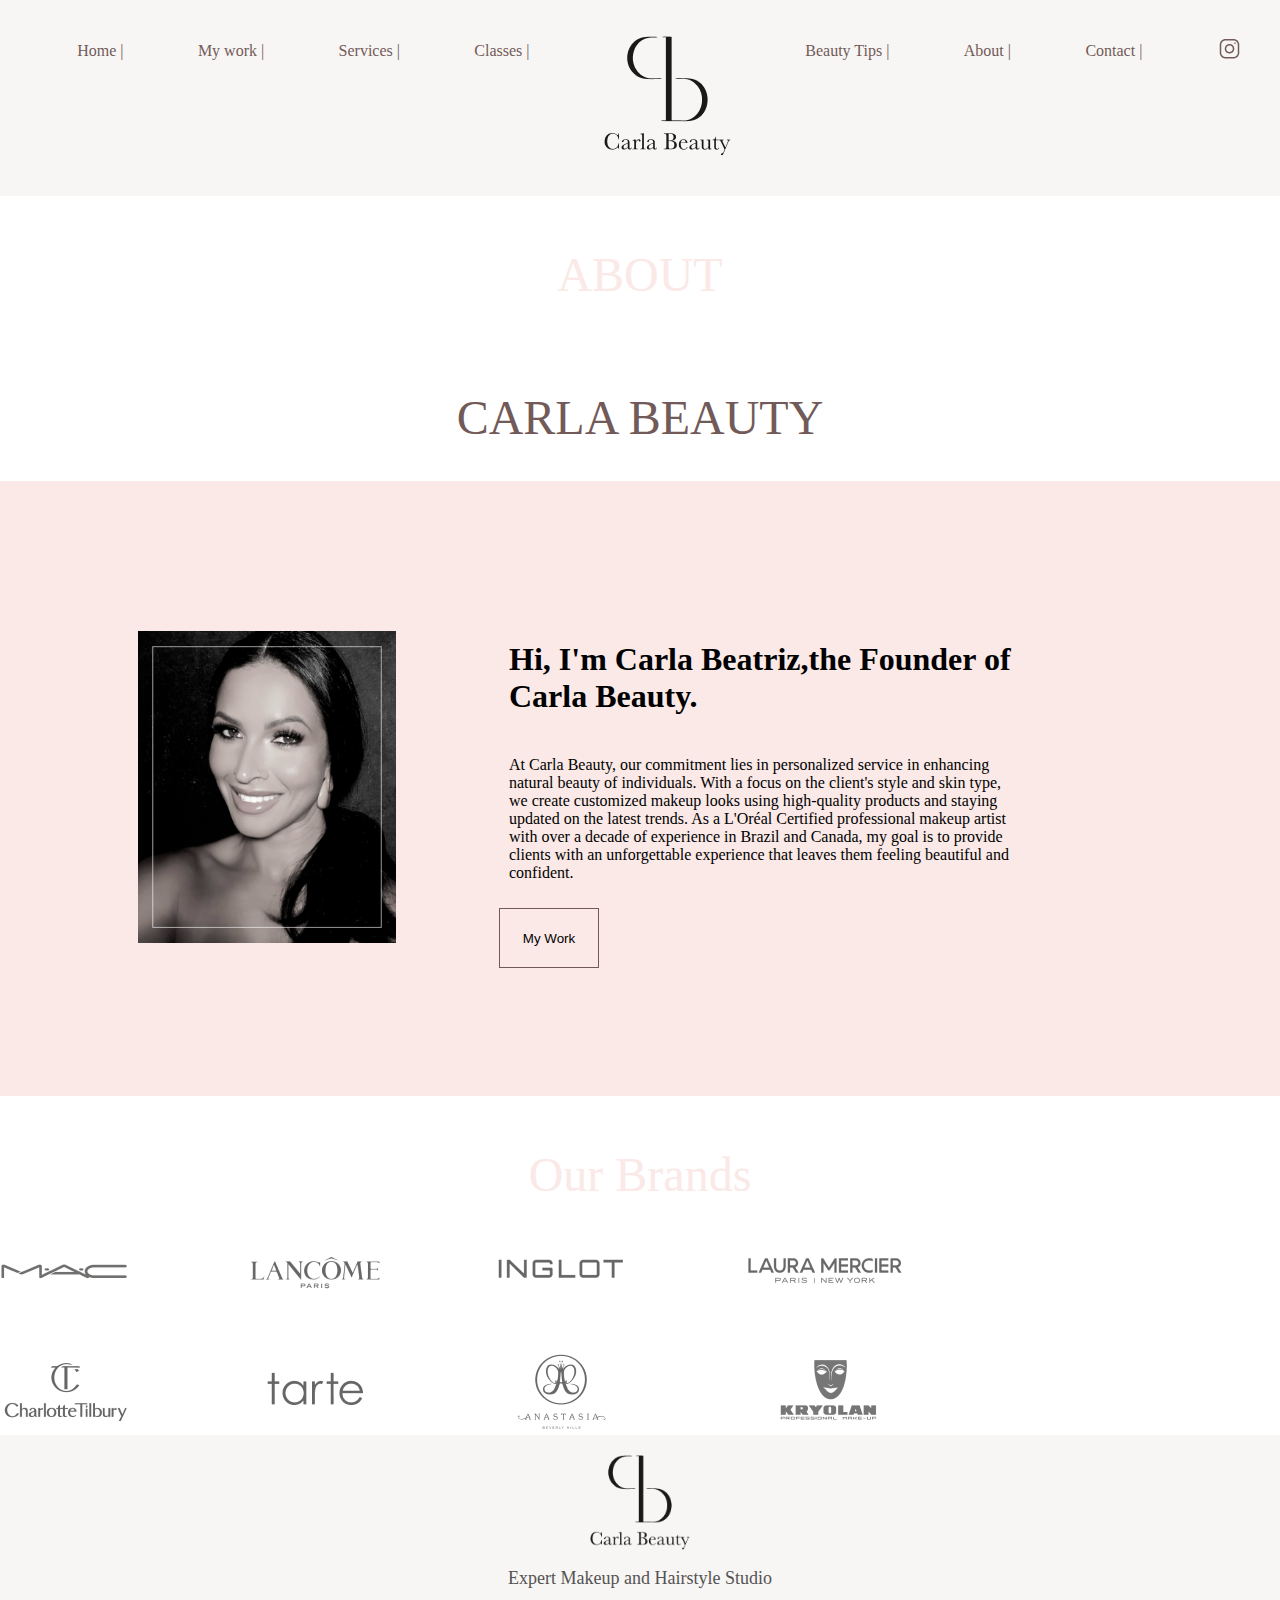
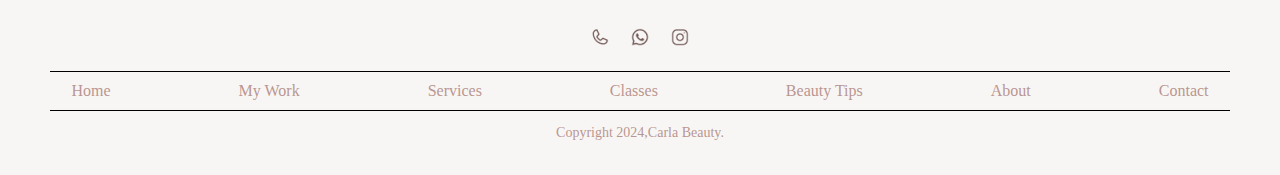
<file: about.html>
<!DOCTYPE html>
<html lang="en">
  <head>
    <meta charset="UTF-8" />
    <meta name="viewport" content="width=device-width, initial-scale=1.0" />
    <link rel="stylesheet" href="./styles/about/about.css" />
    <title>About</title>
  </head>
  <body>
    <div id="header"></div>

    <main>
      <div class="about">
        <div class="about-header">
          <h3 class="font-about">ABOUT</h3>
          <h1 class="font-carla">CARLA BEAUTY</h1>
        </div>
        <div class="about-content">
          <section class="carla_image">
            <img
              src="./images/about/Image.png"
              alt="carla-beauty"
              id="carla-pic"
            />
          </section>
          <section class="section_about_carla">
            <h1>Hi, I'm Carla Beatriz,the Founder of Carla Beauty.</h1>
            <p>
              At Carla Beauty, our commitment lies in personalized service in
              enhancing natural beauty of individuals. With a focus on the
              client's style and skin type, we create customized makeup looks
              using high-quality products and staying updated on the latest
              trends. As a L'Oréal Certified professional makeup artist with
              over a decade of experience in Brazil and Canada, my goal is to
              provide clients with an unforgettable experience that leaves them
              feeling beautiful and confident.
            </p>
            <button id="myWorkButton">My Work</button>
          </section>
        </div>
        <div class="about-footer">
          <h3 class="font-about">Our Brands</h3>
          <img src="./images/about/Group 32.png" id="brands-pic" alt="" />
        </div>
      </div>
    </main>
    <div id="footer"></div>
    <script src="./components/header/header.js"></script>
    <script src="./components/footer/footer.js"></script>
  </body>
</html>
</file>
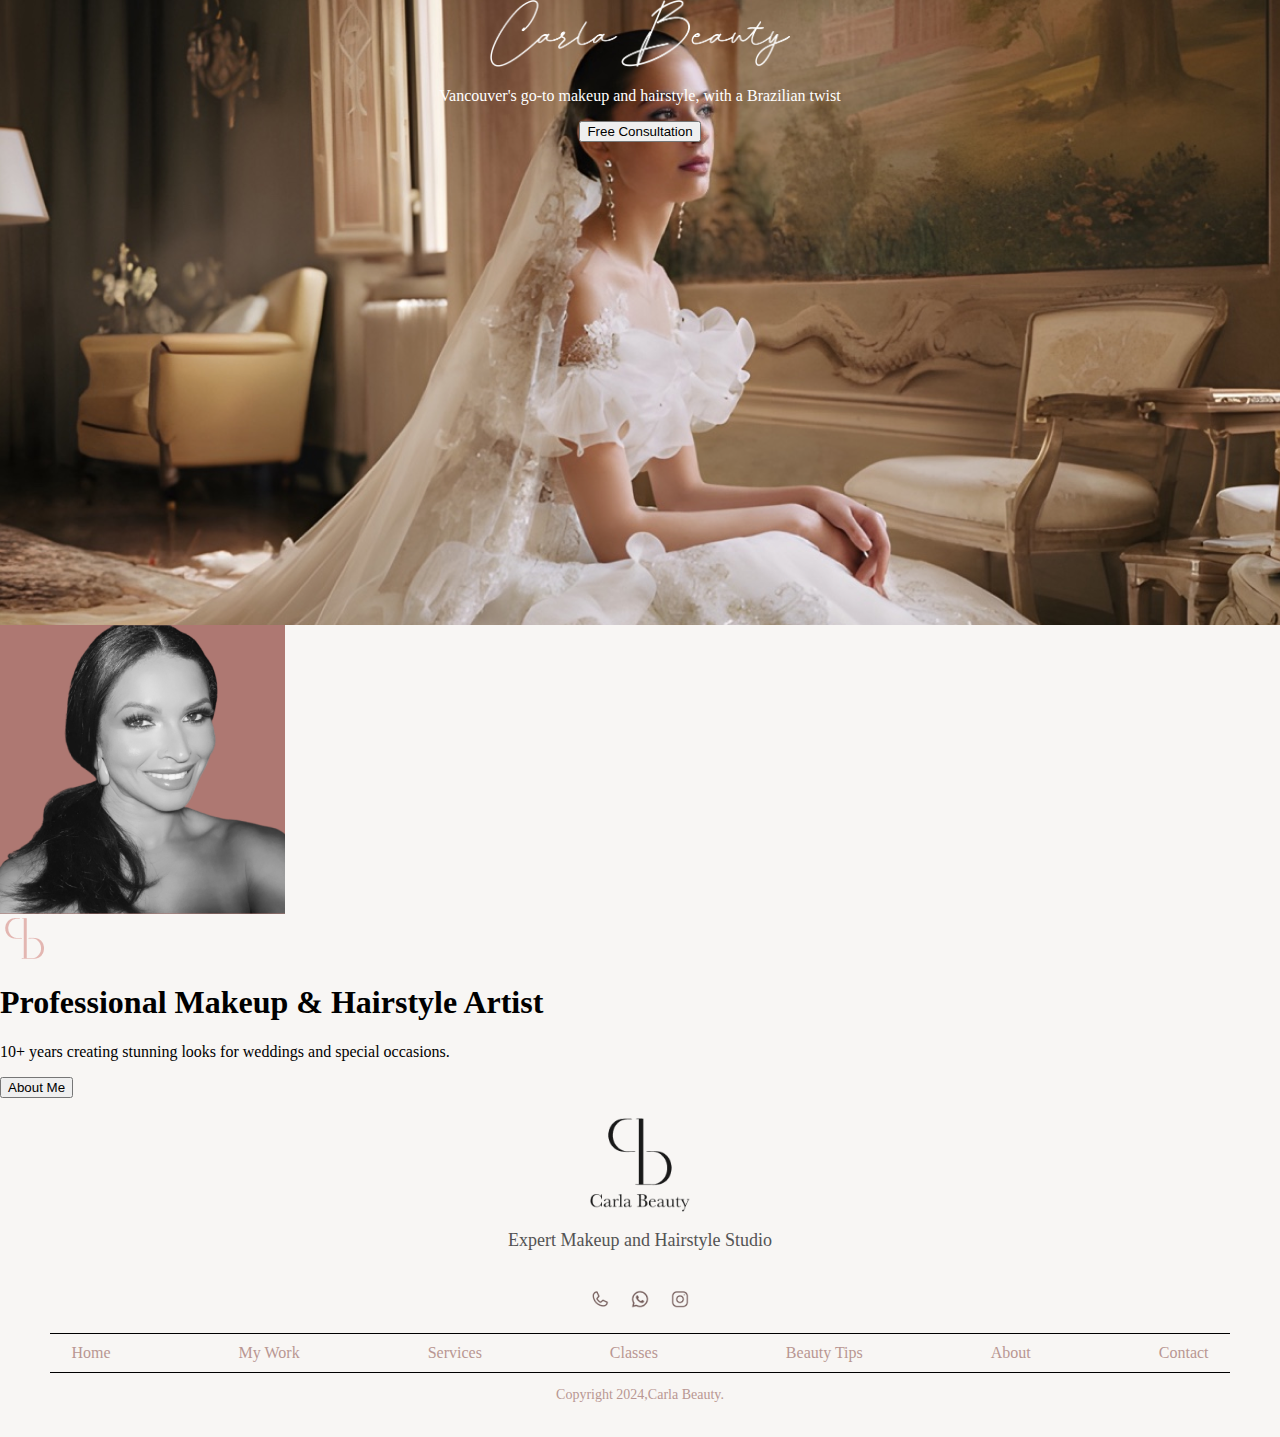
<file: homePage.html>
<!DOCTYPE html>
<html lang="en">
  <head>
    <meta charset="UTF-8" />
    <meta name="viewport" content="width=device-width, initial-scale=1.0" />
    <link rel="stylesheet" href="./styles/homePage/homePage.css" />
    <title>Carla Beauty</title>
  </head>
  <body>
    <main>
      <div id="hero">
        <div class="home-container">
          <img
            src="./images/homePage/CarlaBeauty.png"
            alt="signature"
            class="signature"
          />
          <p>Vancouver's go-to makeup and hairstyle, with a Brazilian twist</p>
          <button>Free Consultation</button>
        </div>
      </div>
      <div id="artist">
        <div class="artist-container">
          <img
            src="./images/homePage/loreal_img.png"
            alt="artist"
            class="artist-img"
          />
          <div class="artist-description">
            <img src="./images/homePage/loreal_logo.png" alt="logo" />
            <h1>Professional Makeup & Hairstyle Artist</h1>
            <p>
              10+ years creating stunning looks for weddings and special
              occasions.
            </p>
            <button href="#">About Me</button>
          </div>
        </div>
      </div>
    </main>
    <div id="footer"></div>
    <script src="./components/footer/footer.js"></script>
  </body>
</html>
</file>
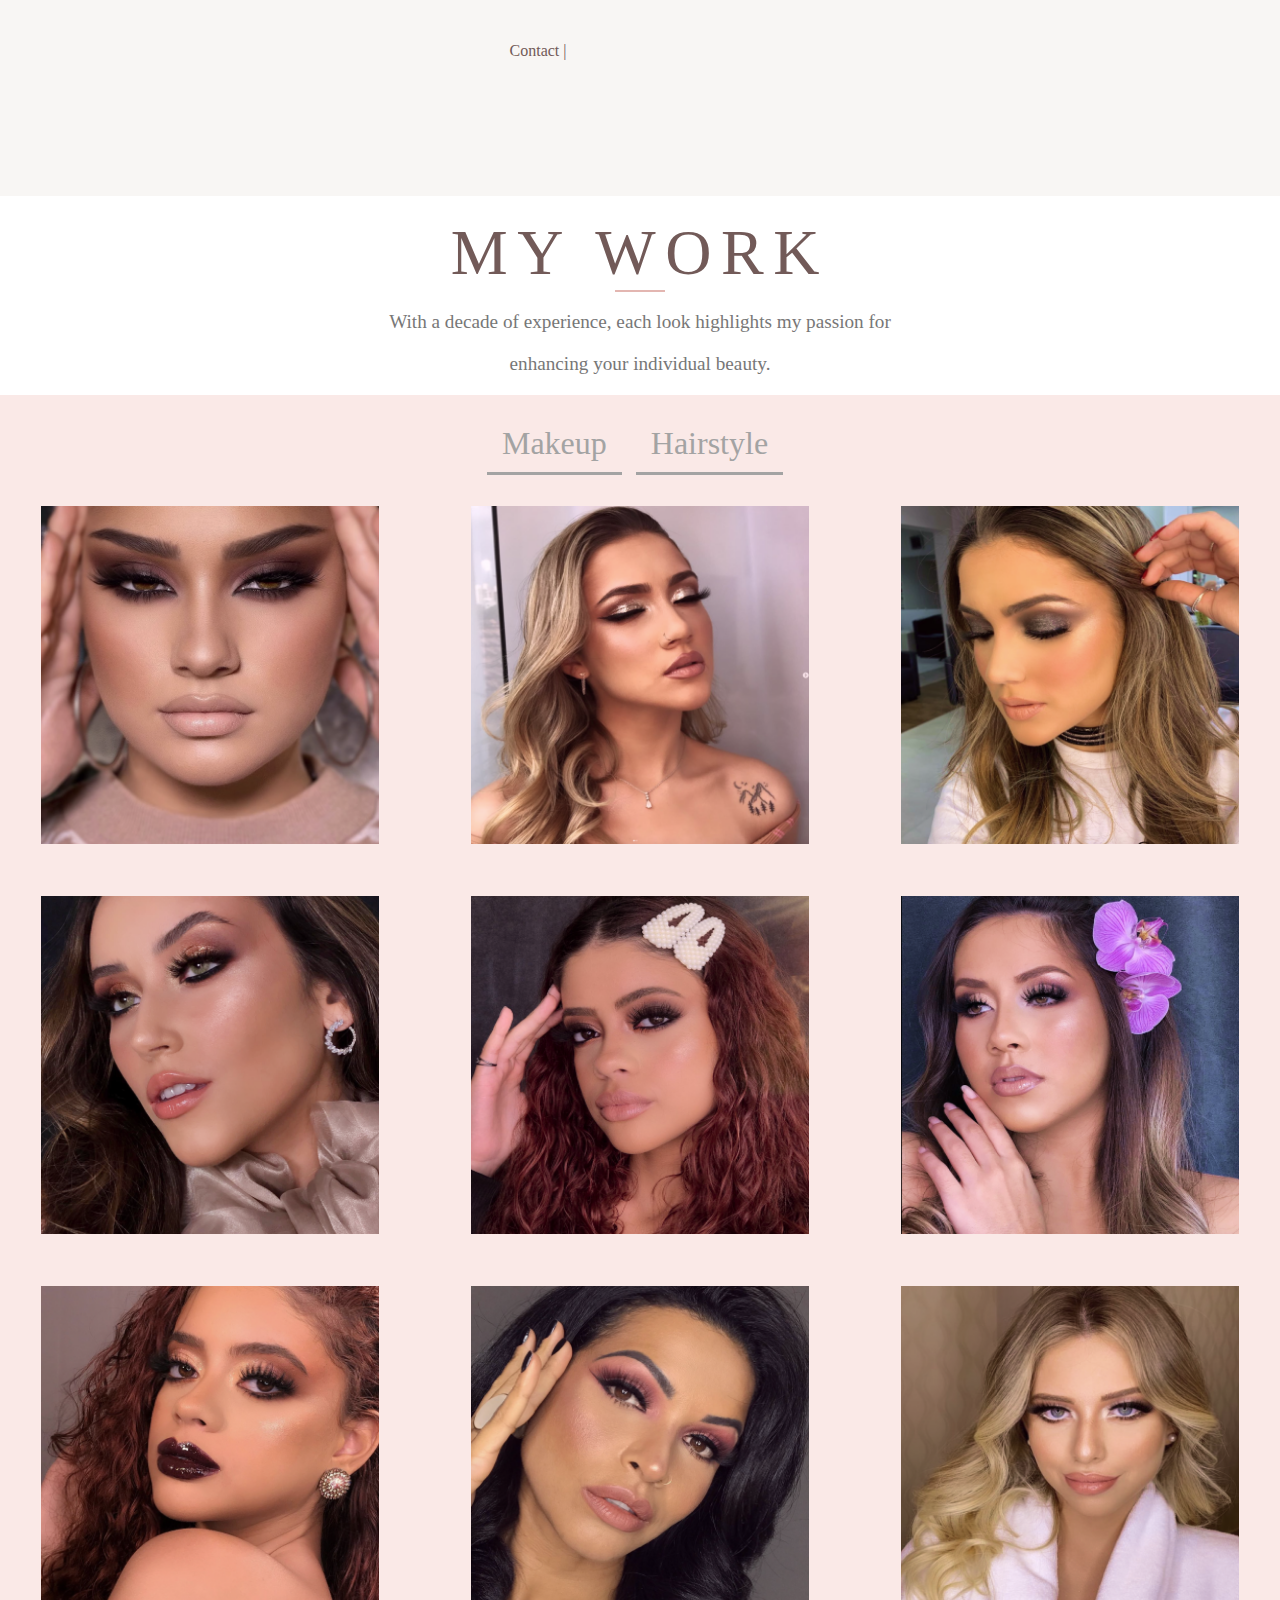
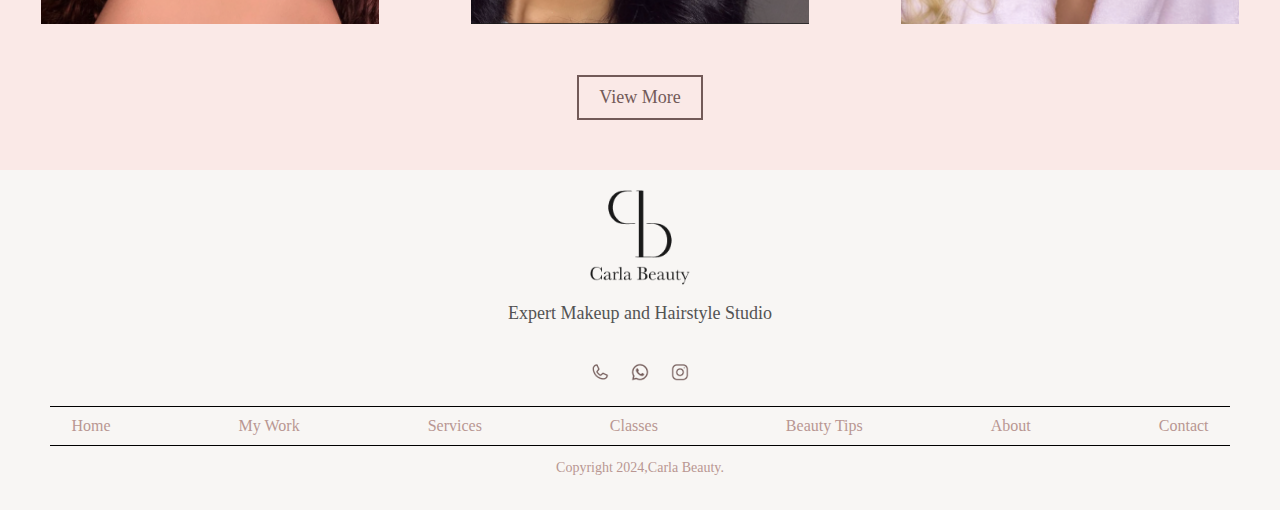
<file: portfolio.html>
<!DOCTYPE html>
<html lang="en">
  <head>
    <meta charset="UTF-8" />
    <meta name="viewport" content="width=device-width, initial-scale=1.0" />
    <link rel="stylesheet" href="./styles/portfolio/styles.css" />
    <title>Portfolio</title>
  </head>

  <body>
    <div id="header"></div>

    <main>
      <!--My work-->
      <div class="container">
        <div class="portfolioTitle">
          <h1>MY WORK</h1>
          <hr />
          <p>
            With a decade of experience, each look highlights my passion for
          </p>
          <p>enhancing your individual beauty.</p>
        </div>
        <div class="makeupContainer">
          <div class="tabs">
            <button class="tablink" onclick="showTab('makeup')">Makeup</button>
            <button class="tablink" onclick="showTab('hairstyle')">
              Hairstyle
            </button>
          </div>
          <div class="tabcontent" id="makeup">
            <img src="images/portfolio/make1.png" alt="makeup1" />
            <img src="images/portfolio/make2.png" alt="makeup2" />
            <img src="images/portfolio/make3.png" alt="makeup3" />
            <img src="images/portfolio/make4.png" alt="makeup4" />
            <img src="images/portfolio/make5.png" alt="makeup5" />
            <img src="images/portfolio/make6.png" alt="makeup6" />
            <img src="images/portfolio/make7.png" alt="makeup7" />
            <img src="images/portfolio/make8.png" alt="makeup8" />
            <img src="images/portfolio/make9.png" alt="makeup9" />
          </div>
          <div class="tabcontent" id="hairstyle" style="display: none">
            <img src="images/portfolio/hair1.png" alt="hairstyle1" />
            <img src="images/portfolio/hair2.png" alt="hairstyle2" />
            <img src="images/portfolio/hair3.png" alt="hairstyle3" />
            <img src="images/portfolio/hair4.png" alt="hairstyle4" />
            <img src="images/portfolio/hair5.png" alt="hairstyle5" />
            <img src="images/portfolio/hair6.png" alt="hairstyle6" />
            <img src="images/portfolio/hair7.png" alt="hairstyle7" />
            <img src="images/portfolio/hair8.png" alt="hairstyle8" />
            <img src="images/portfolio/hair9.png" alt="hairstyle9" />
          </div>
          <div class="viewMore">
            <button class="viewMoreButton">View More</button>
          </div>
        </div>
      </div>
    </main>
    <!-- <footer>
      <div class="logo">
        <img src="images/logo.png" alt="Carla Beauty Logo" />
        <p>Expert Makeup and Hairstyle Studio</p>
      </div>
      <div class="contact-icons">
        <a href="#"><img src="images/phone.png" alt="Phone Icon" /></a>
        <a href="#"><img src="images/whatsapp.png" alt="Whatsapp Icon" /></a>
        <a href="#"><img src="images/instagram.png" alt="Instagram Icon" /></a>
      </div>
      <nav>
        <ul>
          <li><a href="#">Home</a></li>
          <li><a href="#">My Work</a></li>
          <li><a href="#">Services</a></li>
          <li><a href="#">Classes</a></li>
          <li><a href="#">Beauty Tips</a></li>
          <li><a href="#">About</a></li>
          <li><a href="#">Contact</a></li>
        </ul>
      </nav>
      <p class="copyright">Copyright 2024, Carla Beauty.</p>
    </footer> -->
    <div id="footer"></div>
    <script src="index.js"></script>
    <script src="./components/header/header.js"></script>
    <script src="./components/footer/footer.js"></script>
  </body>
</html>
</file>
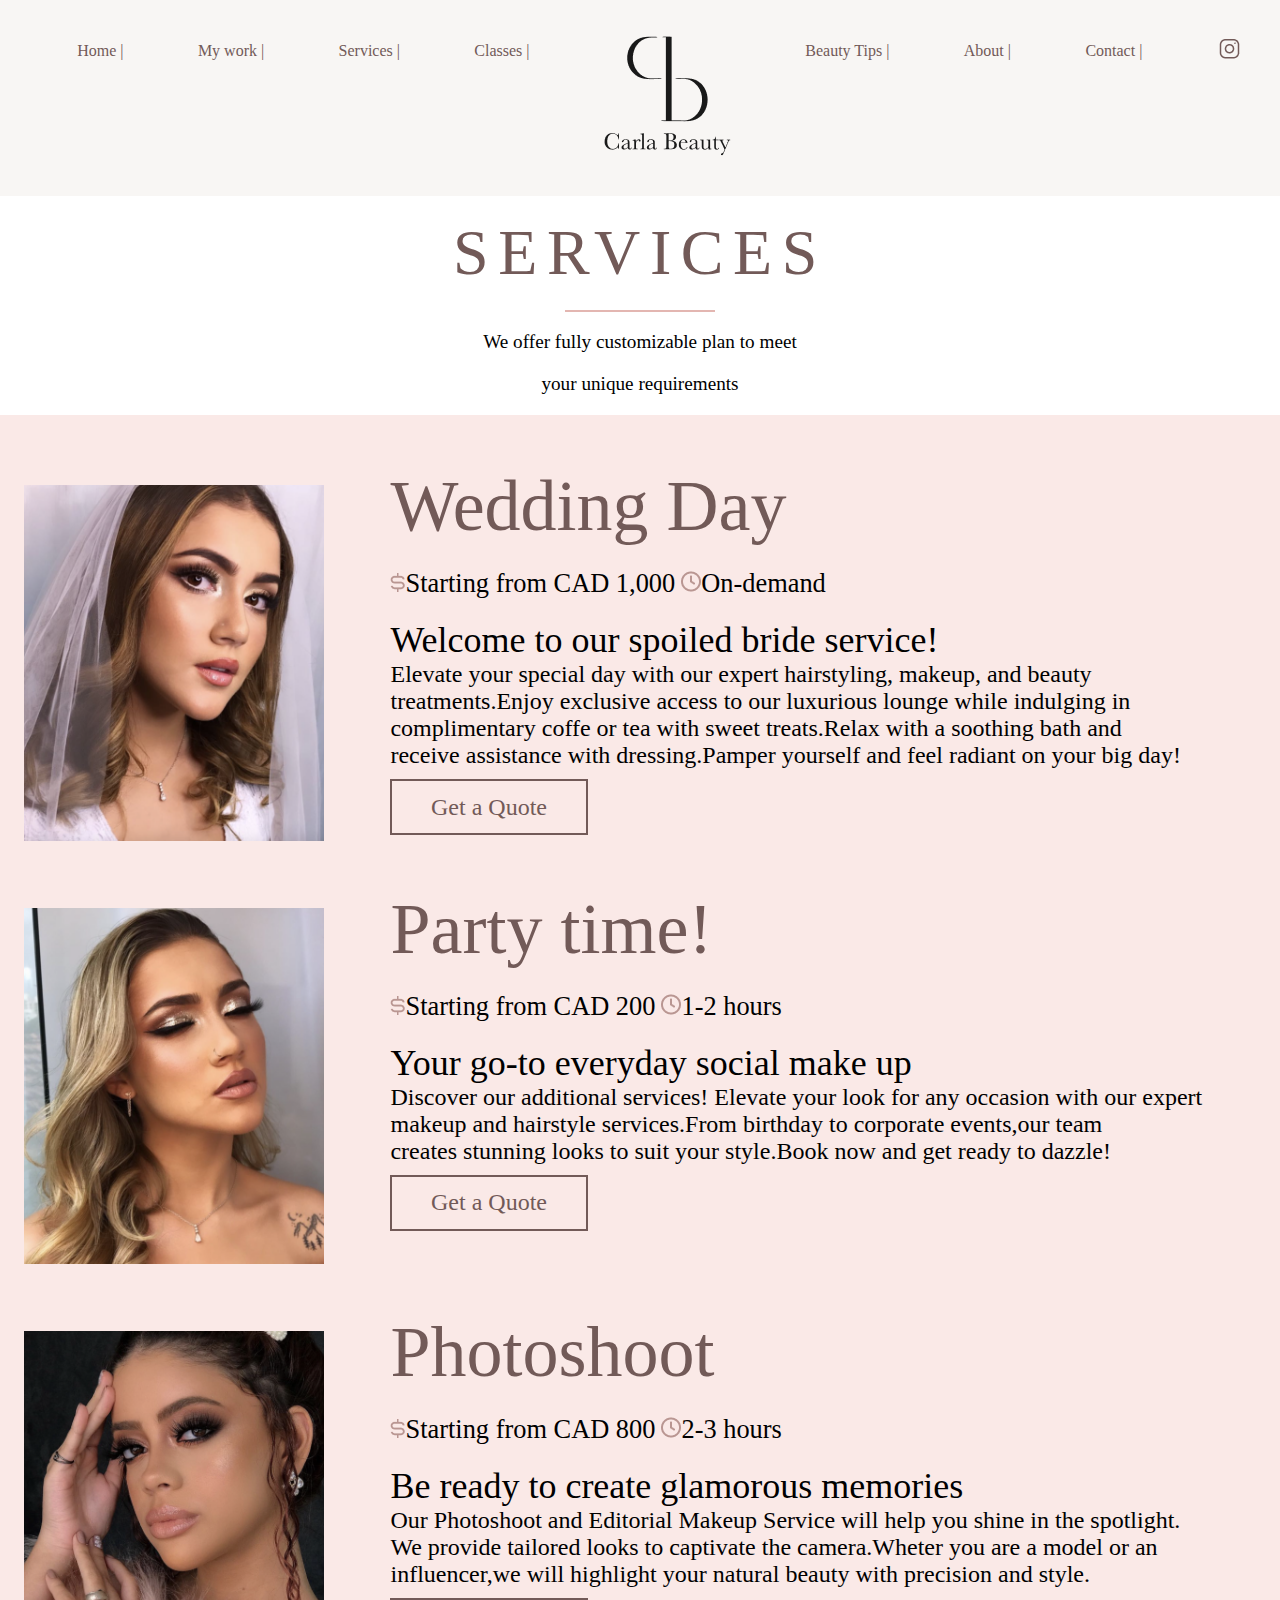
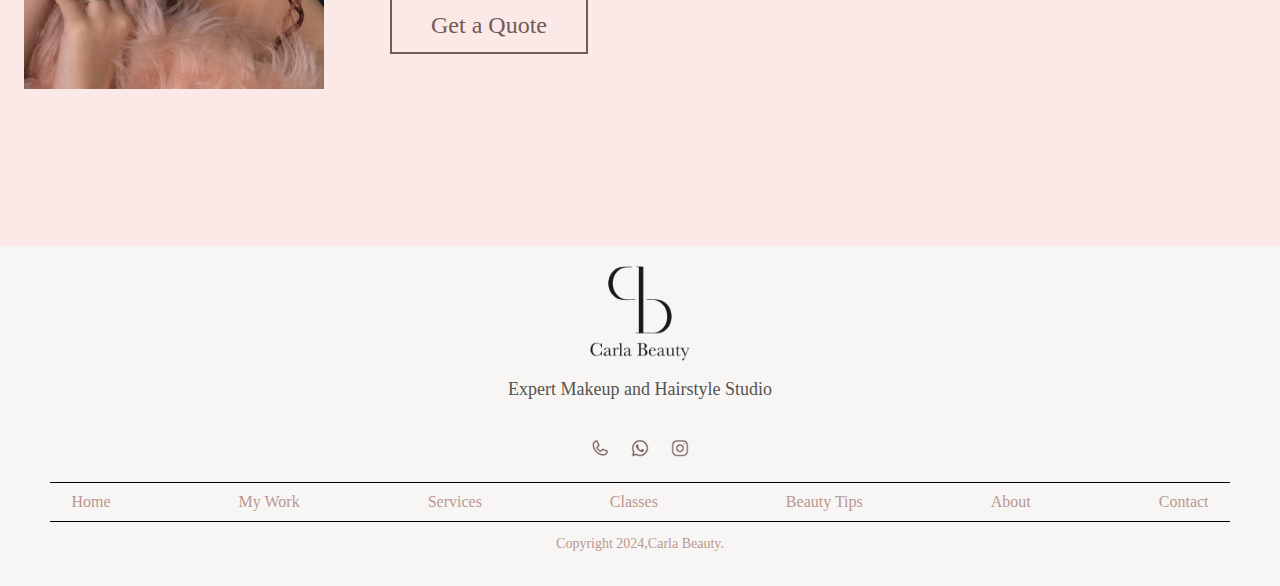
<file: services.html>
<!DOCTYPE html>
<html lang="en">
  <head>
    <meta charset="UTF-8" />
    <meta name="viewport" content="width=device-width, initial-scale=1.0" />
    <link rel="stylesheet" href="../../styles/services/services.css" />
    <title>Services</title>
  </head>
  <body>
    <div id="header"></div>
    <div class="container">
      <div class="servicesTitle">
        <h1>SERVICES</h1>
        <hr />
        <p>We offer fully customizable plan to meet</p>
        <p>your unique requirements</p>
      </div>
    </div>
    <div class="servicesContainer">
      <div class="servicesColumns">
        <img src="images/services/wedding.png" id="picture" alt="Wedding Day" />
        <div class="service-details">
          <h2>Wedding Day</h2>
          <p>
            <span class="price"
              ><img
                src="images/services/price.png"
                alt="Price icon"
                class="icon"
              />Starting from CAD 1,000</span
            >
            <span class="time"
              ><img
                src="images/services/clock.png"
                alt="Time icon"
                class="icon"
              />On-demand</span
            >
          </p>
          <p class="description">Welcome to our spoiled bride service!</p>
          <p>
            Elevate your special day with our expert hairstyling, makeup, and
            beauty
          </p>
          <p>
            treatments.Enjoy exclusive access to our luxurious lounge while
            indulging in
          </p>
          <p>
            complimentary coffe or tea with sweet treats.Relax with a soothing
            bath and
          </p>
          <p>
            receive assistance with dressing.Pamper yourself and feel radiant on
            your big day!
          </p>
          <button class="quote-btn">Get a Quote</button>
        </div>
        <img src="images/services/party.png" id="picture" alt="Party time!" />
        <div class="service-details">
          <h2>Party time!</h2>
          <p>
            <span class="price"
              ><img
                src="images/services/price.png"
                alt="Price icon"
                class="icon"
              />Starting from CAD 200</span
            >
            <span class="time"
              ><img
                src="images/services/clock.png"
                alt="Time icon"
                class="icon"
              />1-2 hours</span
            >
          </p>
          <p class="description">Your go-to everyday social make up</p>
          <p>
            Discover our additional services! Elevate your look for any occasion
            with our expert
          </p>
          <p>
            makeup and hairstyle services.From birthday to corporate events,our
            team
          </p>
          <p>
            creates stunning looks to suit your style.Book now and get ready to
            dazzle!
          </p>
          <button class="quote-btn">Get a Quote</button>
        </div>
        <img
          src="images/services/photoshoot.png"
          id="picture"
          alt="Photoshoot"
        />
        <div class="service-details">
          <h2>Photoshoot</h2>
          <p>
            <span class="price"
              ><img
                src="images/services/price.png"
                alt="Price icon"
                class="icon"
              />Starting from CAD 800</span
            >
            <span class="time"
              ><img
                src="images/services/clock.png"
                alt="Time icon"
                class="icon"
              />2-3 hours</span
            >
          </p>
          <p class="description">Be ready to create glamorous memories</p>
          <p>
            Our Photoshoot and Editorial Makeup Service will help you shine in
            the spotlight.
          </p>
          <p>
            We provide tailored looks to captivate the camera.Wheter you are a
            model or an
          </p>
          <p>
            influencer,we will highlight your natural beauty with precision and
            style.
          </p>
          <button class="quote-btn">Get a Quote</button>
        </div>
      </div>
    </div>
    <div id="footer"></div>
    <script src="./components/header/header.js"></script>
    <script src="./components/footer/footer.js"></script>
  </body>
</html>
</file>
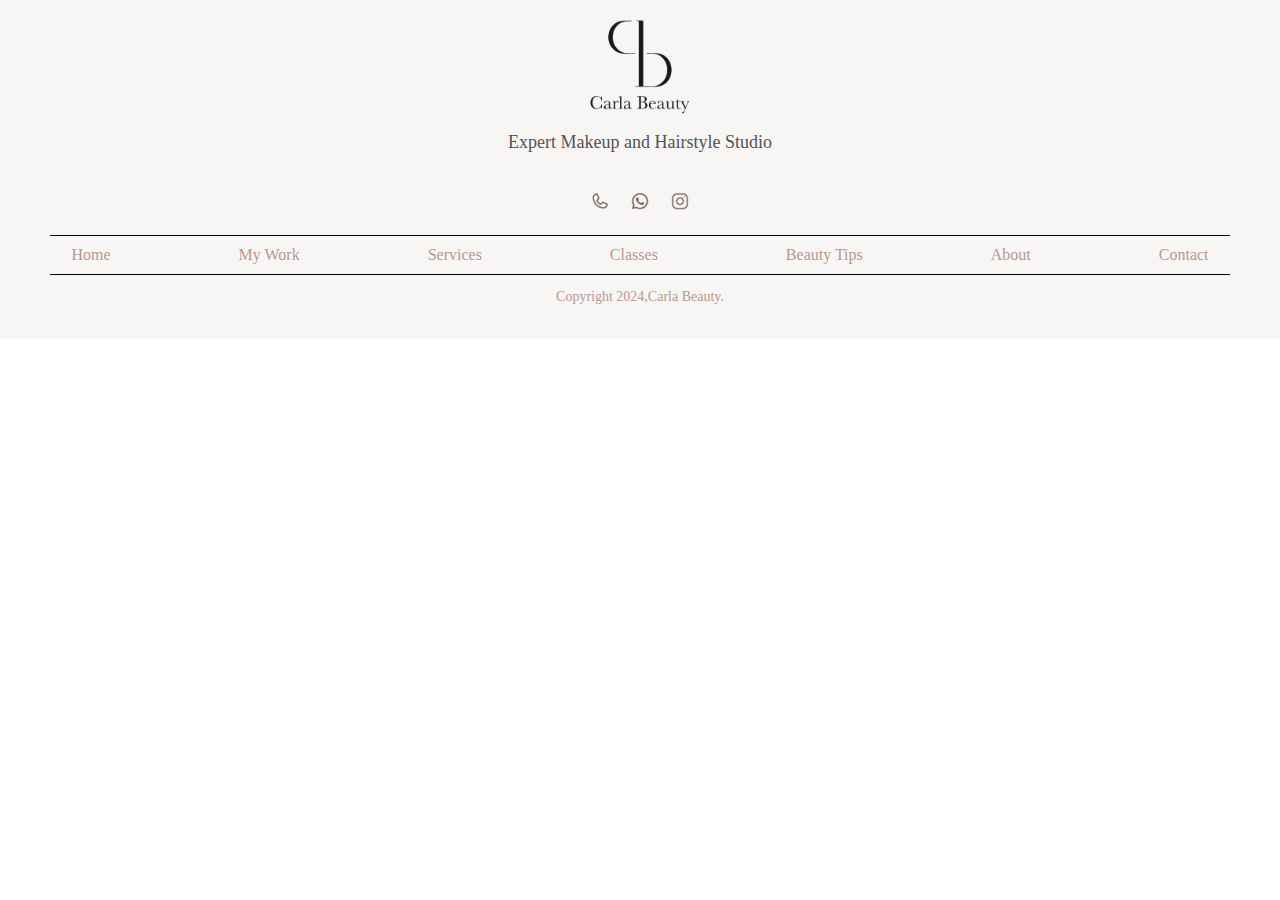
<file: components/footer/footer.html>
<!DOCTYPE html>
<html lang="en">
  <head>
    <meta charset="UTF-8" />
    <meta name="viewport" content="width=device-width, initial-scale=1.0" />
    <link rel="stylesheet" href="../../styles/footer/footer.css" />
    <title>Carla Beauty</title>
  </head>
  <body>
    <footer>
      <div class="logo">
        <img src="../../images/footer/logo.png" alt="Carla Beauty Logo" />
        <p>Expert Makeup and Hairstyle Studio</p>
      </div>
      <div class="contact-icons">
        <a href="#"
          ><img src="../../images/footer/phone.png" alt="Phone Icon"
        /></a>
        <a href="#"
          ><img src="../../images/footer/whatsapp.png" alt="Whatsapp Icon"
        /></a>
        <a href="#"
          ><img src="../../images/footer/instagram.png" alt="Instagram Icon"
        /></a>
      </div>
      <nav>
        <ul>
          <li><a href="../../homepage.html">Home</a></li>
          <li><a href="../../portfolio.html">My Work</a></li>
          <li><a href="../../services.html">Services</a></li>
          <li><a href="#">Classes</a></li>
          <li><a href="#">Beauty Tips</a></li>
          <li><a href="../../about.html">About</a></li>
          <li><a href="../../contact.html">Contact</a></li>
        </ul>
      </nav>
      <p class="copyright">Copyright 2024,Carla Beauty.</p>
    </footer>
  </body>
</html>
</file>
<file: styles/about/about.css>
body {
  margin: 0;
}

html {
  box-sizing: border-box;
}

html *,
html *::before,
html *::after {
  box-sizing: inherit;
}

.font-about {
  font-family: "Baskervville", serif;
  text-align: center;
  font-weight: 200;
  font-size: 48px;
  line-height: 62.4px;
  align-self: center;
  color: #FAE9E7;
}

.font-carla {
  color: #725A58;
  font-weight: 10px;
  text-align: center;
  font-family: "Baskervville", serif;
  text-align: center;
  font-weight: 200;
  font-size: 48px;
  line-height: 62.4px;
  align-self: center;
}

.about-header {
  display: flex;
  flex-direction: column;
  align-items: center;
}

.about-content {
  display: grid;
  grid-template-columns: auto auto auto;
  background-color: #FAE9E7;
  align-items: center;
  width: 100%;
  padding: 10%;
  overflow: hidden;
}

.about-content button {
  background: transparent;
  border: 1px solid #725A58;
  width: 100px;
  height: 60px;
}

section * {
  padding: 10px 10px;
}

.section_about_carla {
  padding-top: 0%;
  width: 80%;
  height: 100%;
}

.about-footer {
  display: block;
  align-content: center;
  align-items: center;
  justify-content: center;
  justify-items: center;
  width: 100%;
}

#carla-pic {
  width: 75%;
  height: 75%;
}

@media screen and (max-width: 768px) {
  .about {
    display: flex;
    flex-direction: column;
  }
  .about-content {
    display: flex;
    flex-direction: column;
    padding-left: 20px;
  }
  #carla-pic {
    width: 110%;
    height: 100%;
  }
  #brands-pic {
    width: 100%;
    height: 90%;
    padding-left: 8%;
  }
}

/*# sourceMappingURL=about.css.map */
</file>
<file: styles/homePage/homePage.css>
body {
  margin: 0;
  font-family: "Baskervville", serif;
}
body main #hero {
  background-image: url("../../images/homePage/home_img.png");
  background-size: cover;
  background-repeat: no-repeat;
  background-position: center;
  width: 100%;
  height: 625px;
}
body main #hero .home-container {
  text-align: center;
  align-items: center;
}
body main #hero .home-container .signature {
  color: #fff;
  width: 300px;
}
body main #hero .home-container p {
  color: #fff;
}
body main #hero .home-container img {
  width: 100%;
}
body main #artist {
  background-color: #f8f6f4;
}
body main #artist .artist-img {
  background: linear-gradient(#ae7872, #ae7872);
}

/*# sourceMappingURL=homePage.css.map */
</file>
<file: styles/portfolio/styles.css>
body {
  margin: 0;
  font-family: "Baskervville", serif;
}

.container {
  text-align: center;
  flex-direction: column;
}

.portfolioTitle h1 {
  font-family: "Baskervville", serif;
  color: #725a58;
  font-weight: lighter;
  letter-spacing: 0.15em;
  font-size: 4em;
  margin: 20px 0;
  margin-bottom: 0px;
}

.portfolioTitle hr {
  margin-top: 0px;
  width: 10%;
  border: 1px solid #e3b6b1;
}

.portfolioTitle p {
  font-size: 1.2em;
  margin-bottom: 20px;
  color: #777;
}

.tabs {
  margin-top: 20px;
}

.tablink {
  font-family: "Baskervville", serif;
  background-color: transparent;
  border: none;
  padding: 10px 15px;
  cursor: pointer;
  margin-right: 10px;
  font-size: 32px;
  position: relative;
  color: #a3a3a3;
  border-bottom: 3px solid #a3a3a3;
}

.tablink:hover {
  color: black;
  border-bottom: 3px solid black;
}

.tablink.active {
  color: black;
  border-bottom: 3px solid black;
}

.tabcontent {
  display: none;
  width: 100%;
  display: grid;
  grid-template-columns: repeat(3, 1fr);
  gap: 10px;
  justify-items: center;
}

.tabcontent img {
  padding: 5%;
  width: 380px;
  height: 380px;
}

.makeupContainer {
  margin-top: 0px;
  background-color: #fae9e7;
  display: flex;
  flex-wrap: wrap;
  gap: 10px;
  justify-content: center;
}

.makeup {
  width: 100%;
  display: grid;
  grid-template-columns: repeat(3, 1fr);
  gap: 10px;
  justify-items: center;
}

.makeup img {
  margin-right: 10px;
  margin-bottom: 10px;
  width: 430px;
  height: 430px;
}

.viewMore {
  margin-bottom: 50px;
  margin-top: 20px;
  text-align: center;
}

.viewMoreButton {
  background-color: #fae9e7;
  font-family: "Baskervville", serif;
  color: #725a58;
  border: 2px solid #725a58;
  padding: 10px 20px;
  font-size: 18px;
  cursor: pointer;
  align-content: center;
}

footer {
  font-family: "Baskervville", serif;
  text-align: center;
  padding: 20px 0;
  background-color: #f8f6f4;
}

footer .logo {
  display: flex;
  flex-direction: column;
  align-items: center;
  margin-bottom: 20px;
}

footer .logo img {
  max-width: 100px;
}

footer .logo p {
  font-size: 18px;
  color: #535353;
}

footer .contact-icons {
  margin-top: 0px;
  display: flex;
  justify-content: center;
  gap: 20px;
  margin-bottom: 20px;
}

footer .contact-icons a img {
  width: 20px;
}

footer nav ul {
  display: flex;
  justify-content: center;
  gap: 10vw;
  list-style: none;
  padding: 0;
  margin-right: 50px;
  margin-left: 50px;
  margin-top: 0px;
  margin-bottom: 0px;
  border-top: 0.5px solid black;
  border-bottom: 0.5px solid black;
  padding: 10px 0;
}

footer nav ul li a {
  text-decoration: none;
  color: #b99692;
  font-size: 16px;
}

footer nav ul li a:hover {
  color: #c9a499;
}

@media (max-width: 600px) {
  footer nav ul {
    display: grid;
    grid-template-columns: 1fr 1fr;
    gap: 10px;
    padding: 0 20px;
  }
  footer nav ul li {
    margin: 0;
    text-align: center;
  }
  footer nav ul li a {
    display: block;
    padding: 5px 0;
  }
}
footer .copyright {
  font-size: 14px;
  color: #b99692;
}

/*# sourceMappingURL=styles.css.map */
</file>
<file: styles/services/services.css>
body {
  margin: 0;
  font-family: "Baskervville", serif;
}

.container {
  text-align: center;
}

.servicesTitle h1 {
  font-family: "Baskervville", serif;
  color: #725a58;
  font-weight: lighter;
  letter-spacing: 0.15em;
  font-size: 4em;
  margin: 20px 0;
  margin-bottom: 0px;
}

.servicesTitle hr {
  margin-top: 0px;
  width: 40%;
  border: 1px solid #e3b6b1;
  margin-top: 20px;
}

.servicesTitle p {
  font-size: 1.2em;
  margin-bottom: 20px;
  color: black;
}

.servicesContainer {
  margin-top: 0px;
  background-color: #fae9e7;
  display: flex;
  flex-wrap: wrap;
  gap: 10px;
  justify-content: center;
}

.servicesColumns {
  display: grid;
  grid-template-columns: 20% 80%;
  grid-template-rows: 33% 33% 33%;
  margin-bottom: 150px;
}

.servicesColumns #picture {
  margin-top: 70px;
  width: 300px;
  height: auto;
  gap: 50px;
}

span {
  font-size: 1.1em;
}

.service-details {
  margin-top: 50px;
  width: 100%;
  margin-left: 120px;
  font-size: 1.5em;
}

.service-details h2 {
  font-family: "Baskervville", serif;
  color: #725a58;
  font-weight: lighter;
  margin: 0;
  font-size: 3em;
  margin-bottom: 20px;
}

.service-details p {
  margin: 0;
  width: 100%;
}

.service-details .description {
  margin-top: 20px;
  font-family: "Baskervville", serif;
  font-size: 1.5em;
}

.quote-btn {
  padding: 10px 20px;
  font-family: "Baskervville", serif;
  font-size: 1em;
  background-color: transparent;
  color: #725a58;
  border: 2px solid #725a58;
  cursor: pointer;
  margin-top: 10px;
  width: 20%;
  height: 15%;
}

@media (max-width: 768px) {
  .servicesColumns {
    display: block;
  }
  .servicesColumns #picture {
    margin-top: 20px;
    width: 100%;
  }
  .service-details .description {
    margin-top: 0px;
  }
  .service-details {
    margin-left: 5%;
    margin-top: 10px;
    text-align: left;
  }
  .quote-btn {
    width: 80%;
    height: 8%;
    margin-left: 10%;
  }
}

/*# sourceMappingURL=services.css.map */
</file>
<file: styles/footer/footer.css>
body {
  margin: 0;
}

footer {
  font-family: "Baskervville", serif;
  text-align: center;
  padding: 20px 0;
  background-color: #f8f6f4;
}

footer .logo {
  display: flex;
  flex-direction: column;
  align-items: center;
  margin-bottom: 20px;
}

footer .logo img {
  max-width: 100px;
}

footer .logo p {
  font-size: 18px;
  color: #535353;
}

footer .contact-icons {
  margin-top: 0px;
  display: flex;
  justify-content: center;
  gap: 20px;
  margin-bottom: 20px;
}

footer .contact-icons a img {
  width: 20px;
}

footer nav ul {
  display: flex;
  justify-content: center;
  gap: 10vw;
  list-style: none;
  padding: 0;
  margin-right: 50px;
  margin-left: 50px;
  margin-top: 0px;
  margin-bottom: 0px;
  border-top: 0.5px solid black;
  border-bottom: 0.5px solid black;
  padding: 10px 0;
}

footer nav ul li a {
  text-decoration: none;
  color: #b99692;
  font-size: 16px;
}

footer nav ul li a:hover {
  color: #c9a499;
}

@media (max-width: 600px) {
  footer nav ul {
    display: grid;
    grid-template-columns: 1fr 1fr;
    gap: 10px;
    padding: 0 20px;
  }
  footer nav ul li {
    margin: 0;
    text-align: center;
  }
  footer nav ul li a {
    display: block;
    padding: 5px 0;
  }
}
footer .copyright {
  font-size: 14px;
  color: #b99692;
}

/*# sourceMappingURL=footer.css.map */
</file>
